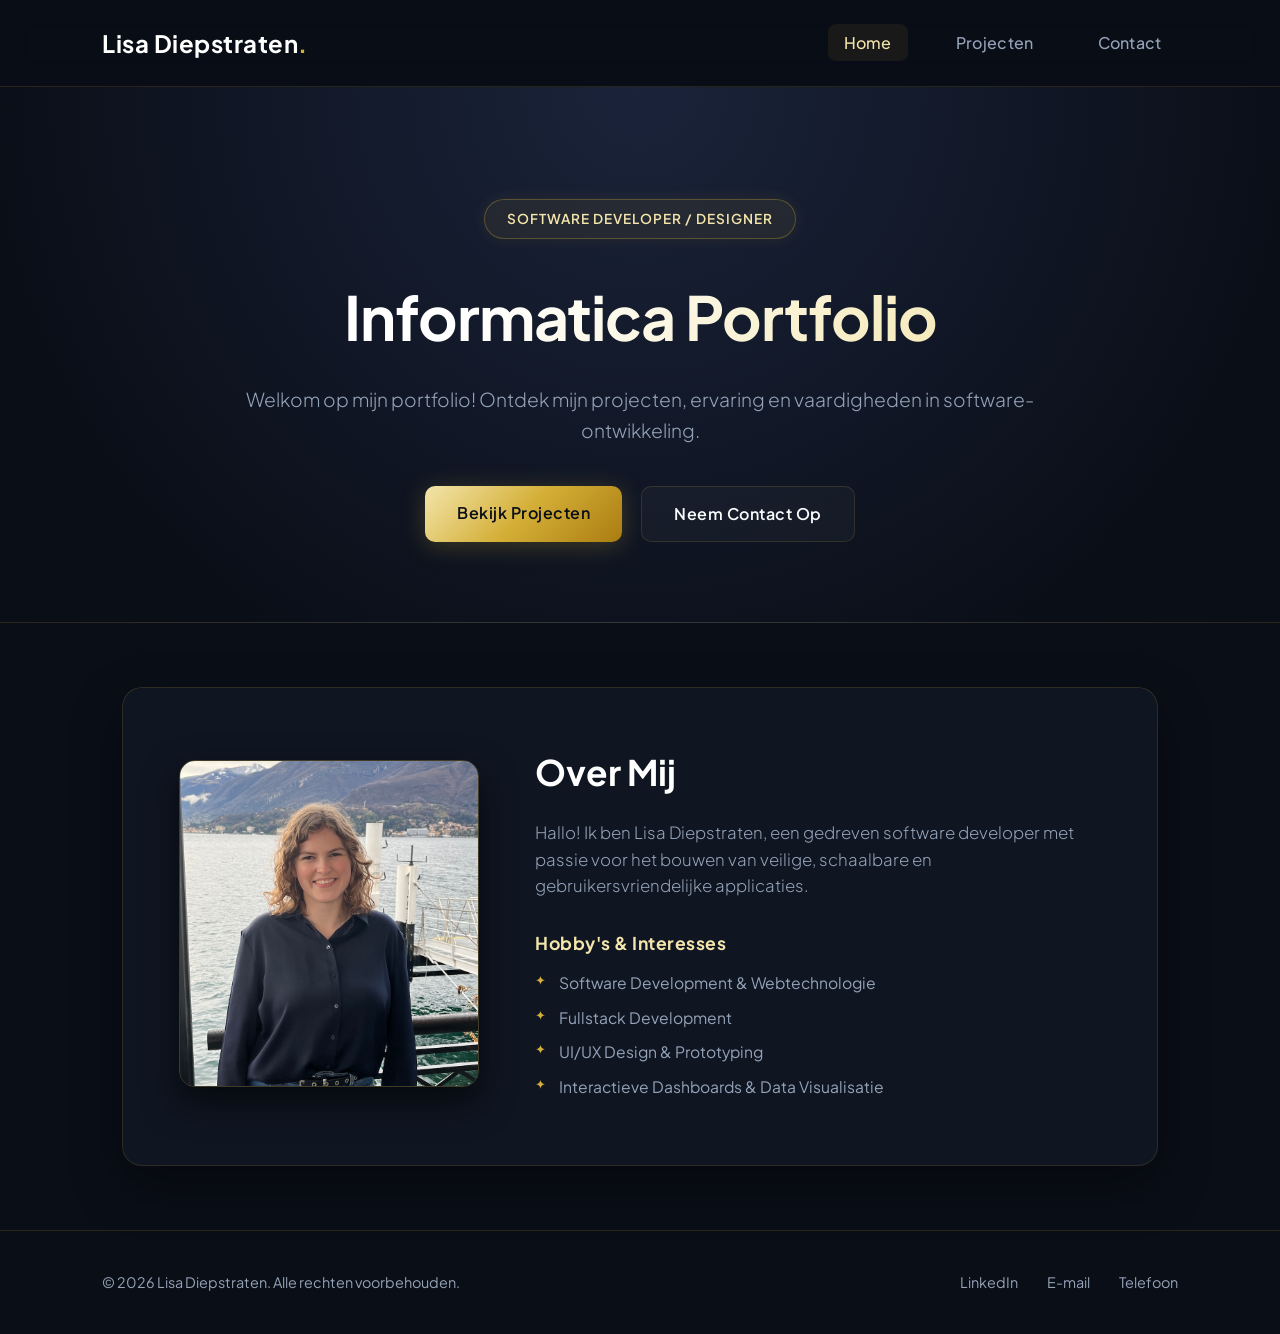
<file: index.html>
<!DOCTYPE html>
<html lang="nl">
<head>
    <meta charset="UTF-8">
    <meta name="viewport" content="width=device-width, initial-scale=1.0">
    <title>Portfolio Lisa Diepstraten</title>
    <link rel="preconnect" href="https://fonts.googleapis.com">
    <link rel="preconnect" href="https://fonts.gstatic.com" crossorigin>
    <link href="https://fonts.googleapis.com/css2?family=Plus+Jakarta+Sans:wght@300;400;600;700&display=swap" rel="stylesheet">
    <link rel="stylesheet" href="styles/homepage.css">
</head>
<body>
    <nav class="navbar">
        <div class="logo">
            <a href="index.html">Lisa Diepstraten<span>.</span></a>
        </div>
        <ul class="nav-links">
            <li><a href="index.html" class="active">Home</a></li>
            <li><a href="projecten.html">Projecten</a></li>
            <li><a href="contact.html">Contact</a></li>
        </ul>
    </nav>

    <header class="hero">
        <div class="hero-content">
            <span class="badge">Software Developer / Designer</span>
            <h1>Informatica Portfolio</h1>
            <p>Welkom op mijn portfolio! Ontdek mijn projecten, ervaring en vaardigheden in software-ontwikkeling.</p>
            <div class="hero-buttons">
                <a href="projecten.html" class="btn btn-primary">Bekijk Projecten</a>
                <a href="contact.html" class="btn btn-secondary">Neem Contact Op</a>
            </div>
        </div>
    </header>

    <main class="main-container">
        <section class="about-section">
            <div class="about-card">
                <div class="image-wrapper">
                    <img src="images/Profile image.png" alt="Lisa Diepstraten Profile Photo">
                </div>
                <div class="text-content">
                    <h2>Over Mij</h2>
                    <p>Hallo! Ik ben Lisa Diepstraten, een gedreven software developer met passie voor het bouwen van veilige, schaalbare en gebruikersvriendelijke applicaties.</p>
                    
                    <div class="info-grid">
                        <div class="info-item">
                            <h3>Hobby's & Interesses</h3>
                            <ul class="hobby-list">
                                <li>Software Development & Webtechnologie</li>
                                <li>Fullstack Development</li>
                                <li>UI/UX Design & Prototyping</li>
                                <li>Interactieve Dashboards & Data Visualisatie</li>
                            </ul>
                        </div>
                    </div>
                </div>
            </div>
        </section>
    </main>

    <footer class="footer">
        <div class="footer-content">
            <p>&copy; 2026 Lisa Diepstraten. Alle rechten voorbehouden.</p>
            <div class="footer-socials">
                <a href="https://www.linkedin.com/in/lisa-diepstraten-075a11353" target="_blank" rel="noopener noreferrer">LinkedIn</a>
                <a href="mailto:lisa.diepstraten@gmail.com">E-mail</a>
                <a href="tel:0629515038">Telefoon</a>
            </div>
        </div>
    </footer>
</body>
</html>
</file>
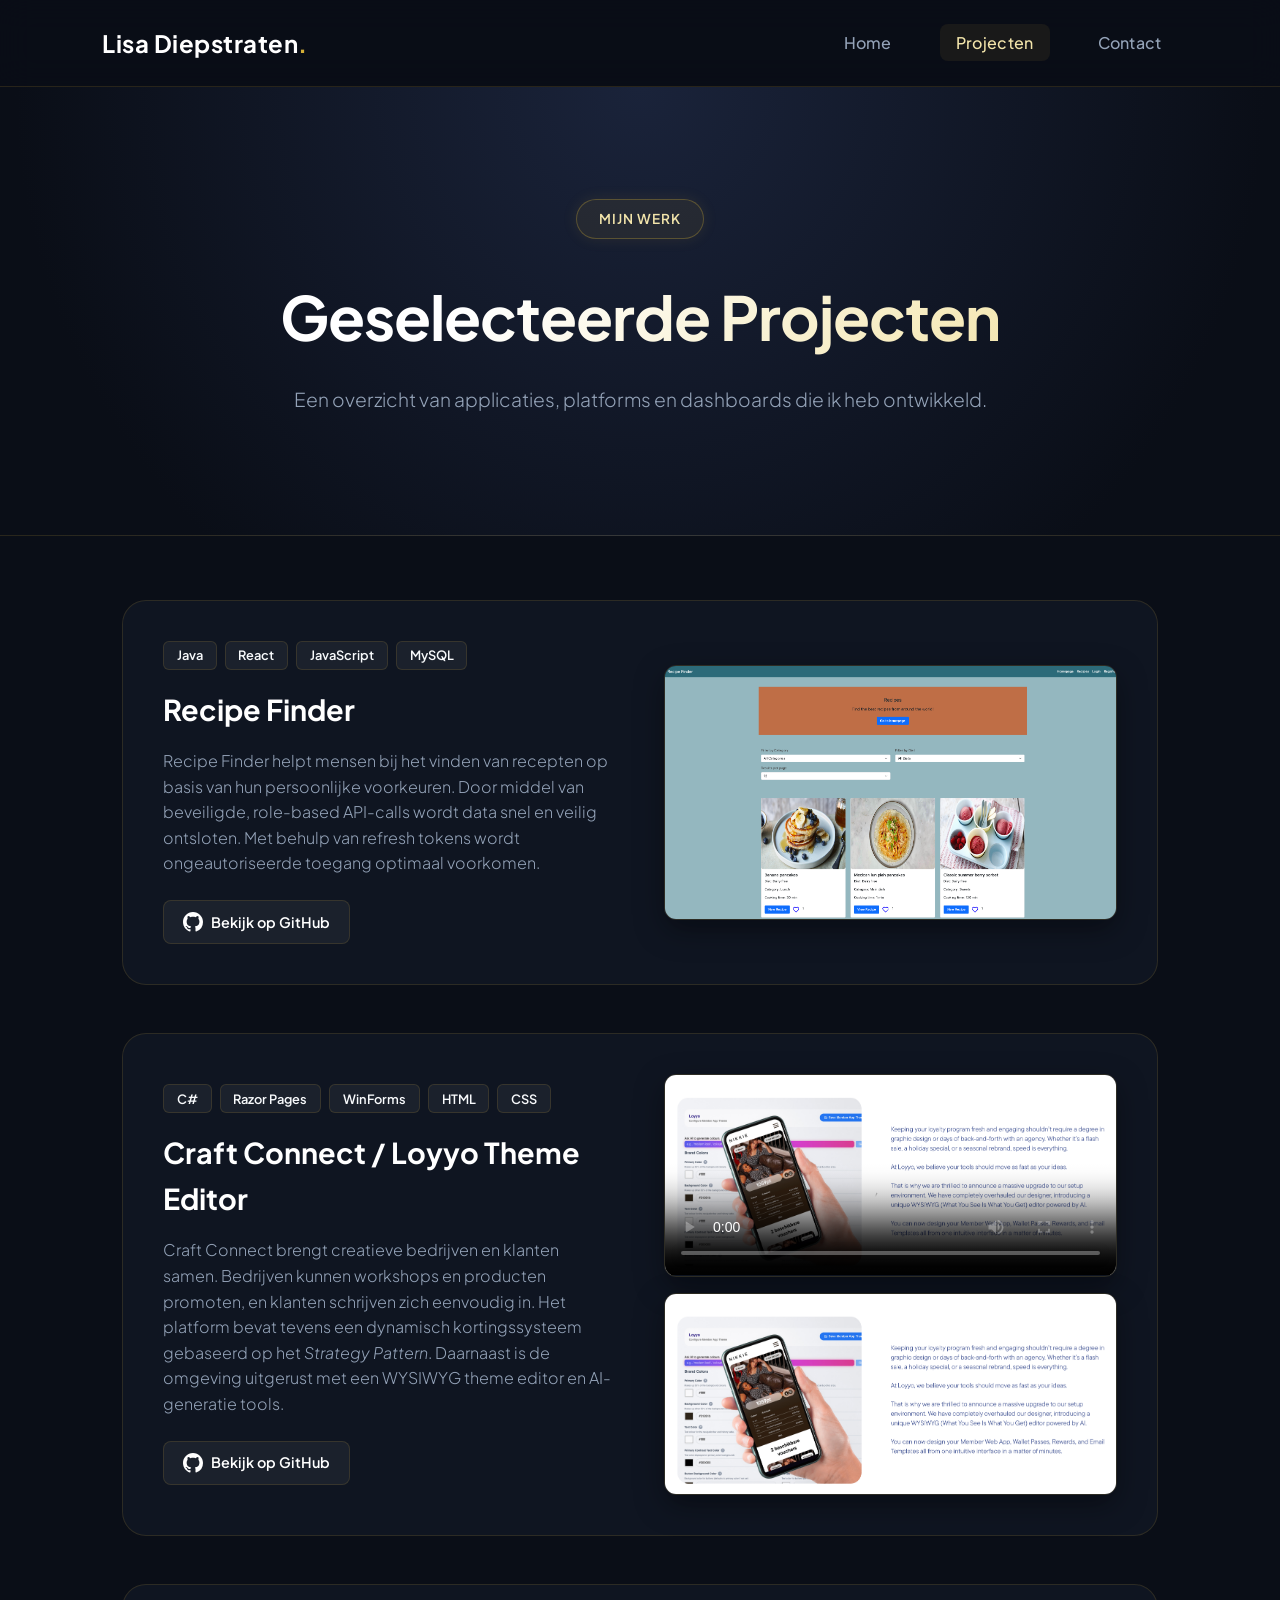
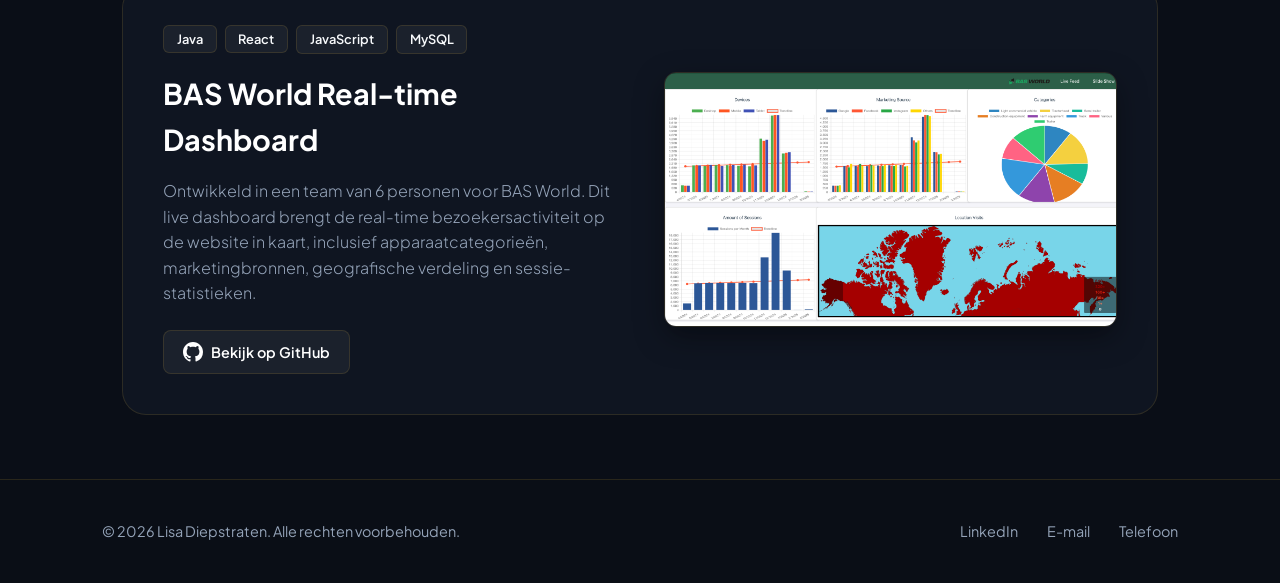
<file: projecten.html>
<!DOCTYPE html>
<html lang="nl">
<head>
    <meta charset="UTF-8">
    <meta name="viewport" content="width=device-width, initial-scale=1.0">
    <title>Projecten - Lisa Diepstraten</title>
    <link rel="preconnect" href="https://fonts.googleapis.com">
    <link rel="preconnect" href="https://fonts.gstatic.com" crossorigin>
    <link href="https://fonts.googleapis.com/css2?family=Plus+Jakarta+Sans:wght@300;400;600;700&display=swap" rel="stylesheet">
    <link rel="stylesheet" href="styles/projecten.css">
</head>
<body>
    <nav class="navbar">
        <div class="logo">
            <a href="index.html">Lisa Diepstraten<span>.</span></a>
        </div>
        <ul class="nav-links">
            <li><a href="index.html">Home</a></li>
            <li><a href="projecten.html" class="active">Projecten</a></li>
            <li><a href="contact.html">Contact</a></li>
        </ul>
    </nav>

    <header class="hero">
        <div class="hero-content">
            <span class="badge">Mijn Werk</span>
            <h1>Geselecteerde Projecten</h1>
            <p>Een overzicht van applicaties, platforms en dashboards die ik heb ontwikkeld.</p>
        </div>
    </header>

    <main class="projects-container">
        <!-- Project 1: Recipe Finder -->
        <article class="project-card">
            <div class="text-content">
                <div class="tags">
                    <span>Java</span>
                    <span>React</span>
                    <span>JavaScript</span>
                    <span>MySQL</span>
                </div>
                <h2>Recipe Finder</h2>
                <p>Recipe Finder helpt mensen bij het vinden van recepten op basis van hun persoonlijke voorkeuren. Door middel van beveiligde, role-based API-calls wordt data snel en veilig ontsloten. Met behulp van refresh tokens wordt ongeautoriseerde toegang optimaal voorkomen.</p>
                <div class="project-links">
                    <a href="https://github.com/LisaDiepstraten/RecipeFinder.git" target="_blank" class="github-btn" rel="noopener noreferrer">
                        <svg viewBox="0 0 24 24" width="20" height="20" fill="currentColor"><path d="M12 0C5.37 0 0 5.37 0 12c0 5.31 3.435 9.795 8.205 11.385.6.105.825-.255.825-.57 0-.285-.015-1.23-.015-2.235-3.015.555-3.795-.735-4.035-1.41-.135-.345-.72-1.41-1.23-1.695-.42-.225-1.02-.78-.015-.795.945-.015 1.62.87 1.845 1.23 1.08 1.815 2.805 1.305 3.495.99.105-.78.42-1.305.765-1.605-2.67-.3-5.46-1.335-5.46-5.925 0-1.305.465-2.385 1.23-3.225-.12-.3-.54-1.53.12-3.18 0 0 1.005-.315 3.3 1.23.96-.27 1.98-.405 3-.405s2.04.135 3 .405c2.295-1.56 3.3-1.23 3.3-1.23.66 1.65.24 2.88.12 3.18.765.84 1.23 1.905 1.23 3.225 0 4.605-2.805 5.625-5.475 5.925.435.375.81 1.095.81 2.22 0 1.605-.015 2.895-.015 3.3 0 .315.225.69.825.57A12.02 12.02 0 0024 12c0-6.63-5.37-12-12-12z"/></svg>
                        Bekijk op GitHub
                    </a>
                </div>
            </div>
            <div class="media-content">
                <img src="images/RecipeFinderImage.png" alt="Recipe Finder Interface">
            </div>
        </article>

        <!-- Project 2: Craft Connect / Loyyo -->
        <article class="project-card">
            <div class="text-content">
                <div class="tags">
                    <span>C#</span>
                    <span>Razor Pages</span>
                    <span>WinForms</span>
                    <span>HTML</span>
                    <span>CSS</span>
                </div>
                <h2>Craft Connect / Loyyo Theme Editor</h2>
                <p>Craft Connect brengt creatieve bedrijven en klanten samen. Bedrijven kunnen workshops en producten promoten, en klanten schrijven zich eenvoudig in. Het platform bevat tevens een dynamisch kortingssysteem gebaseerd op het <em>Strategy Pattern</em>. Daarnaast is de omgeving uitgerust met een WYSIWYG theme editor en AI-generatie tools.</p>
                <div class="project-links">
                    <a href="https://github.com/LisaDiepstraten/CraftConnect.git" target="_blank" class="github-btn" rel="noopener noreferrer">
                        <svg viewBox="0 0 24 24" width="20" height="20" fill="currentColor"><path d="M12 0C5.37 0 0 5.37 0 12c0 5.31 3.435 9.795 8.205 11.385.6.105.825-.255.825-.57 0-.285-.015-1.23-.015-2.235-3.015.555-3.795-.735-4.035-1.41-.135-.345-.72-1.41-1.23-1.695-.42-.225-1.02-.78-.015-.795.945-.015 1.62.87 1.845 1.23 1.08 1.815 2.805 1.305 3.495.99.105-.78.42-1.305.765-1.605-2.67-.3-5.46-1.335-5.46-5.925 0-1.305.465-2.385 1.23-3.225-.12-.3-.54-1.53.12-3.18 0 0 1.005-.315 3.3 1.23.96-.27 1.98-.405 3-.405s2.04.135 3 .405c2.295-1.56 3.3-1.23 3.3-1.23.66 1.65.24 2.88.12 3.18.765.84 1.23 1.905 1.23 3.225 0 4.605-2.805 5.625-5.475 5.925.435.375.81 1.095.81 2.22 0 1.605-.015 2.895-.015 3.3 0 .315.225.69.825.57A12.02 12.02 0 0024 12c0-6.63-5.37-12-12-12z"/></svg>
                        Bekijk op GitHub
                    </a>
                </div>
            </div>
            <div class="media-content media-gallery">
                <video controls poster="images/Screenshot 2026-09-29 at 13.28.08.png">
                    <source src="images/Screen Recording 2026-01-22 at 11.42.02.mov" type="video/quicktime">
                </video>
                <img src="images/Screenshot 2026-09-29 at 13.28.08.png" alt="Loyyo Theme Configurator Preview">
            </div>
        </article>

        <!-- Project 3: Dashboard -->
        <article class="project-card">
            <div class="text-content">
                <div class="tags">
                    <span>Java</span>
                    <span>React</span>
                    <span>JavaScript</span>
                    <span>MySQL</span>
                </div>
                <h2>BAS World Real-time Dashboard</h2>
                <p>Ontwikkeld in een team van 6 personen voor BAS World. Dit live dashboard brengt de real-time bezoekersactiviteit op de website in kaart, inclusief apparaatcategorieën, marketingbronnen, geografische verdeling en sessie-statistieken.</p>
                <div class="project-links">
                    <a href="https://github.com/LisaDiepstraten/InRealTimeDashboard.git" target="_blank" class="github-btn" rel="noopener noreferrer">
                        <svg viewBox="0 0 24 24" width="20" height="20" fill="currentColor"><path d="M12 0C5.37 0 0 5.37 0 12c0 5.31 3.435 9.795 8.205 11.385.6.105.825-.255.825-.57 0-.285-.015-1.23-.015-2.235-3.015.555-3.795-.735-4.035-1.41-.135-.345-.72-1.41-1.23-1.695-.42-.225-1.02-.78-.015-.795.945-.015 1.62.87 1.845 1.23 1.08 1.815 2.805 1.305 3.495.99.105-.78.42-1.305.765-1.605-2.67-.3-5.46-1.335-5.46-5.925 0-1.305.465-2.385 1.23-3.225-.12-.3-.54-1.53.12-3.18 0 0 1.005-.315 3.3 1.23.96-.27 1.98-.405 3-.405s2.04.135 3 .405c2.295-1.56 3.3-1.23 3.3-1.23.66 1.65.24 2.88.12 3.18.765.84 1.23 1.905 1.23 3.225 0 4.605-2.805 5.625-5.475 5.925.435.375.81 1.095.81 2.22 0 1.605-.015 2.895-.015 3.3 0 .315.225.69.825.57A12.02 12.02 0 0024 12c0-6.63-5.37-12-12-12z"/></svg>
                        Bekijk op GitHub
                    </a>
                </div>
            </div>
            <div class="media-content">
                <img src="images/Basworld dashboard.png" alt="Basworld Real Time Dashboard">
            </div>
        </article>
    </main>

    <footer class="footer">
        <div class="footer-content">
            <p>&copy; 2026 Lisa Diepstraten. Alle rechten voorbehouden.</p>
            <div class="footer-socials">
                <a href="https://www.linkedin.com/in/lisa-diepstraten-075a11353" target="_blank" rel="noopener noreferrer">LinkedIn</a>
                <a href="mailto:lisa.diepstraten@gmail.com">E-mail</a>
                <a href="tel:0629515038">Telefoon</a>
            </div>
        </div>
    </footer>
</body>
</html>
</file>
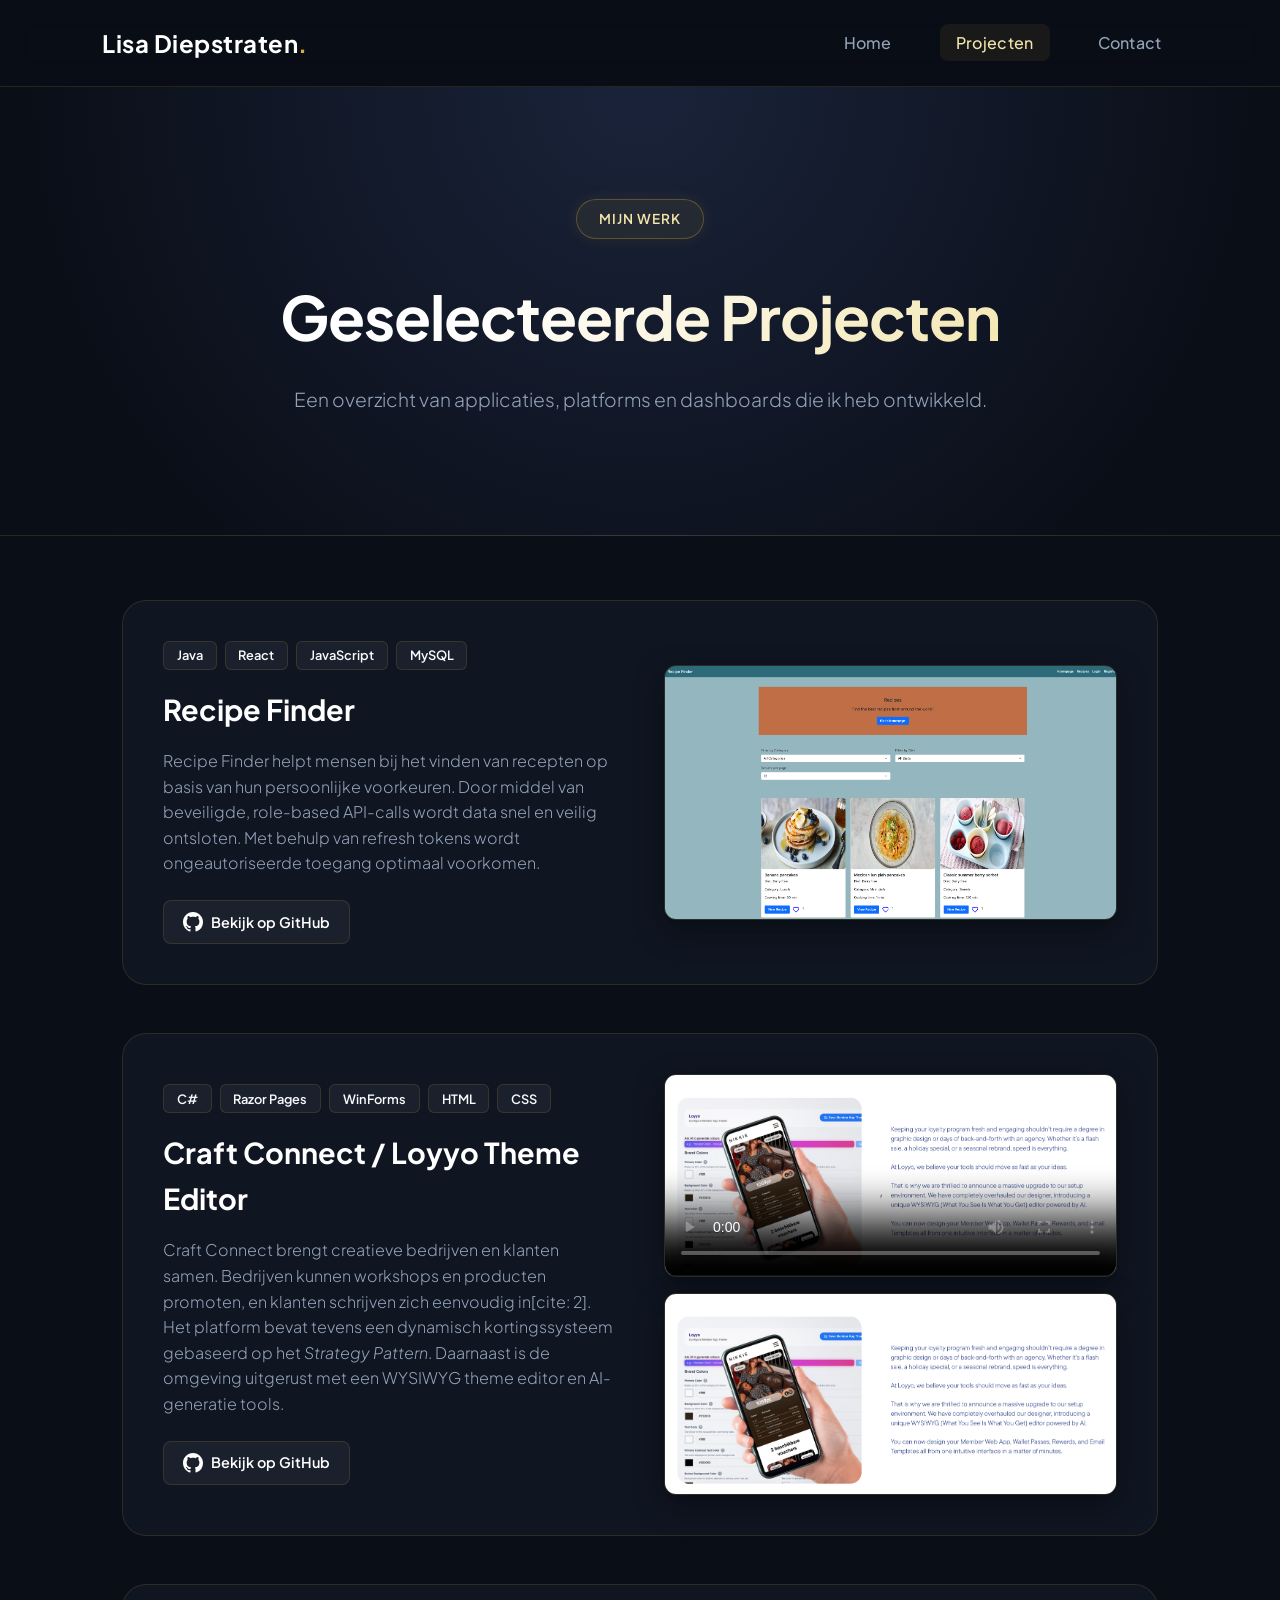
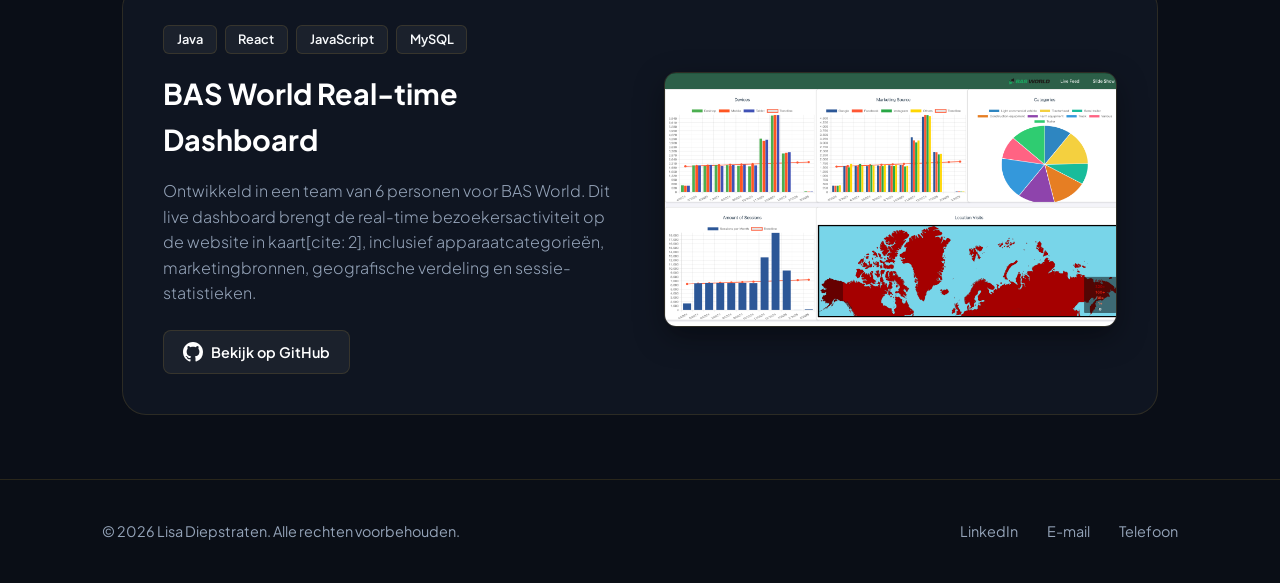
<file: portfolio website/projecten.html>
<!DOCTYPE html>
<html lang="nl">
<head>
    <meta charset="UTF-8">
    <meta name="viewport" content="width=device-width, initial-scale=1.0">
    <title>Projecten - Lisa Diepstraten</title>
    <link rel="preconnect" href="https://fonts.googleapis.com">
    <link rel="preconnect" href="https://fonts.gstatic.com" crossorigin>
    <link href="https://fonts.googleapis.com/css2?family=Plus+Jakarta+Sans:wght@300;400;600;700&display=swap" rel="stylesheet">
    <link rel="stylesheet" href="styles/projecten.css">
</head>
<body>
    <nav class="navbar">
        <div class="logo">
            <a href="index.html">Lisa Diepstraten<span>.</span></a>
        </div>
        <ul class="nav-links">
            <li><a href="index.html">Home</a></li>
            <li><a href="projecten.html" class="active">Projecten</a></li>
            <li><a href="contact.html">Contact</a></li>
        </ul>
    </nav>

    <header class="hero">
        <div class="hero-content">
            <span class="badge">Mijn Werk</span>
            <h1>Geselecteerde Projecten</h1>
            <p>Een overzicht van applicaties, platforms en dashboards die ik heb ontwikkeld.</p>
        </div>
    </header>

    <main class="projects-container">
        <!-- Project 1: Recipe Finder -->
        <article class="project-card">
            <div class="text-content">
                <div class="tags">
                    <span>Java</span>
                    <span>React</span>
                    <span>JavaScript</span>
                    <span>MySQL</span>
                </div>
                <h2>Recipe Finder</h2>
                <p>Recipe Finder helpt mensen bij het vinden van recepten op basis van hun persoonlijke voorkeuren. Door middel van beveiligde, role-based API-calls wordt data snel en veilig ontsloten. Met behulp van refresh tokens wordt ongeautoriseerde toegang optimaal voorkomen.</p>
                <div class="project-links">
                    <a href="https://github.com/LisaDiepstraten/RecipeFinder.git" target="_blank" class="github-btn" rel="noopener noreferrer">
                        <svg viewBox="0 0 24 24" width="20" height="20" fill="currentColor"><path d="M12 0C5.37 0 0 5.37 0 12c0 5.31 3.435 9.795 8.205 11.385.6.105.825-.255.825-.57 0-.285-.015-1.23-.015-2.235-3.015.555-3.795-.735-4.035-1.41-.135-.345-.72-1.41-1.23-1.695-.42-.225-1.02-.78-.015-.795.945-.015 1.62.87 1.845 1.23 1.08 1.815 2.805 1.305 3.495.99.105-.78.42-1.305.765-1.605-2.67-.3-5.46-1.335-5.46-5.925 0-1.305.465-2.385 1.23-3.225-.12-.3-.54-1.53.12-3.18 0 0 1.005-.315 3.3 1.23.96-.27 1.98-.405 3-.405s2.04.135 3 .405c2.295-1.56 3.3-1.23 3.3-1.23.66 1.65.24 2.88.12 3.18.765.84 1.23 1.905 1.23 3.225 0 4.605-2.805 5.625-5.475 5.925.435.375.81 1.095.81 2.22 0 1.605-.015 2.895-.015 3.3 0 .315.225.69.825.57A12.02 12.02 0 0024 12c0-6.63-5.37-12-12-12z"/></svg>
                        Bekijk op GitHub
                    </a>
                </div>
            </div>
            <div class="media-content">
                <img src="images/RecipeFinderImage.png" alt="Recipe Finder Interface">
            </div>
        </article>

        <!-- Project 2: Craft Connect / Loyyo -->
        <article class="project-card">
            <div class="text-content">
                <div class="tags">
                    <span>C#</span>
                    <span>Razor Pages</span>
                    <span>WinForms</span>
                    <span>HTML</span>
                    <span>CSS</span>
                </div>
                <h2>Craft Connect / Loyyo Theme Editor</h2>
                <p>Craft Connect brengt creatieve bedrijven en klanten samen. Bedrijven kunnen workshops en producten promoten, en klanten schrijven zich eenvoudig in[cite: 2]. Het platform bevat tevens een dynamisch kortingssysteem gebaseerd op het <em>Strategy Pattern</em>. Daarnaast is de omgeving uitgerust met een WYSIWYG theme editor en AI-generatie tools.</p>
                <div class="project-links">
                    <a href="https://github.com/LisaDiepstraten/CraftConnect.git" target="_blank" class="github-btn" rel="noopener noreferrer">
                        <svg viewBox="0 0 24 24" width="20" height="20" fill="currentColor"><path d="M12 0C5.37 0 0 5.37 0 12c0 5.31 3.435 9.795 8.205 11.385.6.105.825-.255.825-.57 0-.285-.015-1.23-.015-2.235-3.015.555-3.795-.735-4.035-1.41-.135-.345-.72-1.41-1.23-1.695-.42-.225-1.02-.78-.015-.795.945-.015 1.62.87 1.845 1.23 1.08 1.815 2.805 1.305 3.495.99.105-.78.42-1.305.765-1.605-2.67-.3-5.46-1.335-5.46-5.925 0-1.305.465-2.385 1.23-3.225-.12-.3-.54-1.53.12-3.18 0 0 1.005-.315 3.3 1.23.96-.27 1.98-.405 3-.405s2.04.135 3 .405c2.295-1.56 3.3-1.23 3.3-1.23.66 1.65.24 2.88.12 3.18.765.84 1.23 1.905 1.23 3.225 0 4.605-2.805 5.625-5.475 5.925.435.375.81 1.095.81 2.22 0 1.605-.015 2.895-.015 3.3 0 .315.225.69.825.57A12.02 12.02 0 0024 12c0-6.63-5.37-12-12-12z"/></svg>
                        Bekijk op GitHub
                    </a>
                </div>
            </div>
            <div class="media-content media-gallery">
                <video controls poster="images/Screenshot 2026-09-29 at 13.28.08.png">
                    <source src="images/Screen Recording 2026-01-22 at 11.42.02.mov" type="video/quicktime">
                </video>
                <img src="images/Screenshot 2026-09-29 at 13.28.08.png" alt="Loyyo Theme Configurator Preview">
            </div>
        </article>

        <!-- Project 3: Dashboard -->
        <article class="project-card">
            <div class="text-content">
                <div class="tags">
                    <span>Java</span>
                    <span>React</span>
                    <span>JavaScript</span>
                    <span>MySQL</span>
                </div>
                <h2>BAS World Real-time Dashboard</h2>
                <p>Ontwikkeld in een team van 6 personen voor BAS World. Dit live dashboard brengt de real-time bezoekersactiviteit op de website in kaart[cite: 2], inclusief apparaatcategorieën, marketingbronnen, geografische verdeling en sessie-statistieken.</p>
                <div class="project-links">
                    <a href="https://github.com/LisaDiepstraten/InRealTimeDashboard.git" target="_blank" class="github-btn" rel="noopener noreferrer">
                        <svg viewBox="0 0 24 24" width="20" height="20" fill="currentColor"><path d="M12 0C5.37 0 0 5.37 0 12c0 5.31 3.435 9.795 8.205 11.385.6.105.825-.255.825-.57 0-.285-.015-1.23-.015-2.235-3.015.555-3.795-.735-4.035-1.41-.135-.345-.72-1.41-1.23-1.695-.42-.225-1.02-.78-.015-.795.945-.015 1.62.87 1.845 1.23 1.08 1.815 2.805 1.305 3.495.99.105-.78.42-1.305.765-1.605-2.67-.3-5.46-1.335-5.46-5.925 0-1.305.465-2.385 1.23-3.225-.12-.3-.54-1.53.12-3.18 0 0 1.005-.315 3.3 1.23.96-.27 1.98-.405 3-.405s2.04.135 3 .405c2.295-1.56 3.3-1.23 3.3-1.23.66 1.65.24 2.88.12 3.18.765.84 1.23 1.905 1.23 3.225 0 4.605-2.805 5.625-5.475 5.925.435.375.81 1.095.81 2.22 0 1.605-.015 2.895-.015 3.3 0 .315.225.69.825.57A12.02 12.02 0 0024 12c0-6.63-5.37-12-12-12z"/></svg>
                        Bekijk op GitHub
                    </a>
                </div>
            </div>
            <div class="media-content">
                <img src="images/Basworld dashboard.png" alt="Basworld Real Time Dashboard">
            </div>
        </article>
    </main>

    <footer class="footer">
        <div class="footer-content">
            <p>&copy; 2026 Lisa Diepstraten. Alle rechten voorbehouden.</p>
            <div class="footer-socials">
                <a href="https://www.linkedin.com/in/lisa-diepstraten-075a11353" target="_blank" rel="noopener noreferrer">LinkedIn</a>
                <a href="mailto:lisa.diepstraten@gmail.com">E-mail</a>
                <a href="tel:0629515038">Telefoon</a>
            </div>
        </div>
    </footer>
</body>
</html>
</file>
<file: styles/homepage.css>
:root {
    /* Chic Luxe Kleurenpalet */
    --bg-dark: #0a0e17;               /* Diep nachtblauw / bijna zwart */
    --card-bg: rgba(18, 24, 38, 0.75); /* Fluweelachtig donkerblauw met glas-effect */
    
    /* Goud & Champagne Accenttinten */
    --accent-gold: #d4af37;           /* Stijlvol goud */
    --accent-champagne: #f3e5ab;      /* Zacht champagnegoud */
    --accent-bronze: #aa7c11;         /* Diep bronsgoud */
    
    /* Tekstkleuren */
    --text-primary: #f8fafc;          /* Helder ivoor/wit */
    --text-secondary: #94a3b8;        /* Mijd/zilverachtig grijs */
    --text-gold-light: #fef3c7;       /* Zacht warm goud voor highlights */

    /* Gradients & Randen */
    --gradient-hero: radial-gradient(circle at top, #1a233a 0%, #0a0e17 80%);
    --gradient-gold: linear-gradient(135deg, #f3e5ab 0%, #d4af37 50%, #aa7c11 100%);
    --gradient-card-border: linear-gradient(135deg, rgba(212, 175, 55, 0.3), rgba(255, 255, 255, 0.05));
    --border-color: rgba(212, 175, 55, 0.15); /* Subtiele gouden rand */
}

* {
    box-sizing: border-box;
    margin: 0;
    padding: 0;
}

body {
    font-family: 'Plus Jakarta Sans', sans-serif;
    background-color: var(--bg-dark);
    color: var(--text-primary);
    line-height: 1.6;
    min-height: 100vh;
    display: flex;
    flex-direction: column;
}

/* Navbar */
.navbar {
    display: flex;
    justify-content: space-between;
    align-items: center;
    padding: 1.5rem 8%;
    background: rgba(10, 14, 23, 0.85);
    backdrop-filter: blur(16px);
    position: sticky;
    top: 0;
    z-index: 1000;
    border-bottom: 1px solid var(--border-color);
}

.navbar .logo a {
    font-size: 1.5rem;
    font-weight: 700;
    color: #fff;
    text-decoration: none;
    letter-spacing: 0.5px;
}

.navbar .logo span {
    color: var(--accent-gold);
}

.nav-links {
    list-style: none;
    display: flex;
    gap: 2rem;
}

.nav-links a {
    color: var(--text-secondary);
    text-decoration: none;
    font-weight: 500;
    transition: all 0.3s ease;
    padding: 0.5rem 1rem;
    border-radius: 8px;
    letter-spacing: 0.3px;
}

.nav-links a:hover, .nav-links a.active {
    color: var(--accent-champagne);
    background: rgba(212, 175, 55, 0.08);
}

/* Hero Section */
.hero {
    background: var(--gradient-hero);
    padding: 7rem 8% 5rem;
    text-align: center;
    position: relative;
    border-bottom: 1px solid var(--border-color);
}

.hero-content {
    max-width: 800px;
    margin: 0 auto;
}

.badge {
    background: rgba(212, 175, 55, 0.08);
    color: var(--accent-champagne);
    padding: 0.5rem 1.4rem;
    border-radius: 50px;
    font-size: 0.85rem;
    font-weight: 600;
    letter-spacing: 1px;
    text-transform: uppercase;
    border: 1px solid rgba(212, 175, 55, 0.3);
    display: inline-block;
    margin-bottom: 1.8rem;
    box-shadow: 0 0 15px rgba(212, 175, 55, 0.1);
}

.hero h1 {
    font-size: 3.8rem;
    font-weight: 700;
    letter-spacing: -1px;
    margin-bottom: 1.2rem;
    background: linear-gradient(135deg, #ffffff 30%, var(--accent-champagne) 100%);
    background-clip: text;
    -webkit-background-clip: text;
    -webkit-text-fill-color: transparent;
}

.hero p {
    font-size: 1.2rem;
    color: var(--text-secondary);
    margin-bottom: 2.5rem;
    font-weight: 300;
}

.hero-buttons {
    display: flex;
    gap: 1.2rem;
    justify-content: center;
}

.btn {
    padding: 0.9rem 2rem;
    border-radius: 10px;
    font-weight: 600;
    text-decoration: none;
    transition: all 0.3s ease;
    letter-spacing: 0.5px;
}

.btn-primary {
    background: var(--gradient-gold);
    color: #0a0e17;
    box-shadow: 0 4px 25px rgba(212, 175, 55, 0.25);
}

.btn-primary:hover {
    transform: translateY(-2px);
    box-shadow: 0 6px 30px rgba(212, 175, 55, 0.4);
}

.btn-secondary {
    background: rgba(255, 255, 255, 0.03);
    color: var(--text-primary);
    border: 1px solid var(--border-color);
}

.btn-secondary:hover {
    background: rgba(212, 175, 55, 0.08);
    border-color: rgba(212, 175, 55, 0.4);
}

/* About Section */
.main-container {
    max-width: 1100px;
    margin: 4rem auto;
    padding: 0 2rem;
    flex: 1;
}

.about-card {
    background: var(--card-bg);
    border: 1px solid var(--border-color);
    border-radius: 20px;
    padding: 3.5rem;
    display: flex;
    gap: 3.5rem;
    align-items: center;
    backdrop-filter: blur(12px);
    box-shadow: 0 20px 50px rgba(0, 0, 0, 0.4);
}

.image-wrapper {
    flex: 1;
    max-width: 300px;
    position: relative;
}

.image-wrapper img {
    width: 100%;
    border-radius: 16px;
    object-fit: cover;
    box-shadow: 0 15px 35px rgba(0, 0, 0, 0.6);
    border: 1px solid rgba(212, 175, 55, 0.25);
}

.text-content {
    flex: 1.5;
}

.text-content h2 {
    font-size: 2.2rem;
    margin-bottom: 1.2rem;
    color: #fff;
    font-weight: 700;
}

.text-content p {
    color: var(--text-secondary);
    font-size: 1.05rem;
    margin-bottom: 1.8rem;
    font-weight: 300;
}

.info-item h3 {
    font-size: 1.1rem;
    color: var(--accent-champagne);
    margin-bottom: 0.8rem;
    letter-spacing: 0.5px;
}

.hobby-list {
    list-style: none;
}

.hobby-list li {
    position: relative;
    padding-left: 1.5rem;
    color: var(--text-secondary);
    margin-bottom: 0.6rem;
    font-size: 0.98rem;
}

.hobby-list li::before {
    content: "✦";
    position: absolute;
    left: 0;
    color: var(--accent-gold);
    font-size: 0.8rem;
}

/* Footer */
.footer {
    background: rgba(10, 14, 23, 0.95);
    border-top: 1px solid var(--border-color);
    padding: 2.5rem 8%;
    margin-top: auto;
}

.footer-content {
    display: flex;
    justify-content: space-between;
    align-items: center;
    max-width: 1100px;
    margin: 0 auto;
    color: var(--text-secondary);
    font-size: 0.9rem;
}

.footer-socials {
    display: flex;
    gap: 1.8rem;
}

.footer-socials a {
    color: var(--text-secondary);
    text-decoration: none;
    transition: color 0.3s;
}

.footer-socials a:hover {
    color: var(--accent-champagne);
}

/* Responsive Navigatiebalk & Layout */
@media (max-width: 768px) {
    .navbar {
        flex-direction: column;
        gap: 1rem;
        padding: 1.2rem 5%;
        text-align: center;
    }

    .nav-links {
        width: 100%;
        justify-content: center;
        gap: 0.8rem;
    }

    .nav-links a {
        padding: 0.4rem 0.8rem;
        font-size: 0.95rem;
    }

    .hero h1 { 
        font-size: 2.4rem; 
    }

    .about-card {
        flex-direction: column;
        padding: 2rem;
        text-align: center;
    }

    .footer-content { 
        flex-direction: column; 
        gap: 1rem; 
    }
}
</file>
<file: styles/projecten.css>
@import url('homepage.css');

.projects-container {
    max-width: 1100px;
    margin: 4rem auto;
    padding: 0 2rem;
    display: flex;
    flex-direction: column;
    gap: 3rem;
}

.project-card {
    background: var(--card-bg);
    border: 1px solid var(--border-color);
    border-radius: 24px;
    padding: 2.5rem;
    display: flex;
    gap: 3rem;
    align-items: center;
    backdrop-filter: blur(10px);
    transition: transform 0.3s ease, border-color 0.3s ease;
}

.project-card:hover {
    transform: translateY(-4px);
    border-color: rgba(56, 189, 248, 0.3);
}

.project-card .text-content {
    flex: 1;
}

.tags {
    display: flex;
    gap: 0.5rem;
    flex-wrap: wrap;
    margin-bottom: 1rem;
}

.tags span {
    background: rgba(255, 255, 255, 0.05);
    border: 1px solid var(--border-color);
    color: var(--accent-blue);
    padding: 0.2rem 0.8rem;
    border-radius: 6px;
    font-size: 0.8rem;
    font-weight: 600;
}

.project-card h2 {
    font-size: 1.8rem;
    color: #fff;
    margin-bottom: 1rem;
}

.project-card p {
    color: var(--text-secondary);
    font-size: 1rem;
    margin-bottom: 1.5rem;
}

.project-links {
    display: flex;
    gap: 1rem;
    align-items: center;
}

.github-btn, .live-demo-btn {
    display: inline-flex;
    align-items: center;
    gap: 0.5rem;
    padding: 0.6rem 1.2rem;
    border-radius: 8px;
    text-decoration: none;
    font-weight: 600;
    font-size: 0.9rem;
    transition: all 0.3s ease;
}

.github-btn {
    background: rgba(255, 255, 255, 0.05);
    color: #fff;
    border: 1px solid var(--border-color);
}

.github-btn:hover {
    background: rgba(255, 255, 255, 0.15);
}

.live-demo-btn {
    background: var(--gradient-accent);
    color: #0f172a;
}

.live-demo-btn:hover {
    opacity: 0.9;
}

.media-content {
    flex: 1;
    display: flex;
    flex-direction: column;
    gap: 1rem;
}

.media-content img, .media-content video {
    width: 100%;
    border-radius: 12px;
    border: 1px solid var(--border-color);
    box-shadow: 0 10px 30px rgba(0, 0, 0, 0.4);
    object-fit: cover;
}

.video-container video {
    max-height: 250px;
}

@media (max-width: 900px) {
    .project-card {
        flex-direction: column;
    }
    .media-content {
        width: 100%;
    }
}
</file>
<file: portfolio website/styles/projecten.css>
@import url('homepage.css');

.projects-container {
    max-width: 1100px;
    margin: 4rem auto;
    padding: 0 2rem;
    display: flex;
    flex-direction: column;
    gap: 3rem;
}

.project-card {
    background: var(--card-bg);
    border: 1px solid var(--border-color);
    border-radius: 24px;
    padding: 2.5rem;
    display: flex;
    gap: 3rem;
    align-items: center;
    backdrop-filter: blur(10px);
    transition: transform 0.3s ease, border-color 0.3s ease;
}

.project-card:hover {
    transform: translateY(-4px);
    border-color: rgba(56, 189, 248, 0.3);
}

.project-card .text-content {
    flex: 1;
}

.tags {
    display: flex;
    gap: 0.5rem;
    flex-wrap: wrap;
    margin-bottom: 1rem;
}

.tags span {
    background: rgba(255, 255, 255, 0.05);
    border: 1px solid var(--border-color);
    color: var(--accent-blue);
    padding: 0.2rem 0.8rem;
    border-radius: 6px;
    font-size: 0.8rem;
    font-weight: 600;
}

.project-card h2 {
    font-size: 1.8rem;
    color: #fff;
    margin-bottom: 1rem;
}

.project-card p {
    color: var(--text-secondary);
    font-size: 1rem;
    margin-bottom: 1.5rem;
}

.project-links {
    display: flex;
    gap: 1rem;
    align-items: center;
}

.github-btn, .live-demo-btn {
    display: inline-flex;
    align-items: center;
    gap: 0.5rem;
    padding: 0.6rem 1.2rem;
    border-radius: 8px;
    text-decoration: none;
    font-weight: 600;
    font-size: 0.9rem;
    transition: all 0.3s ease;
}

.github-btn {
    background: rgba(255, 255, 255, 0.05);
    color: #fff;
    border: 1px solid var(--border-color);
}

.github-btn:hover {
    background: rgba(255, 255, 255, 0.15);
}

.live-demo-btn {
    background: var(--gradient-accent);
    color: #0f172a;
}

.live-demo-btn:hover {
    opacity: 0.9;
}

.media-content {
    flex: 1;
    display: flex;
    flex-direction: column;
    gap: 1rem;
}

.media-content img, .media-content video {
    width: 100%;
    border-radius: 12px;
    border: 1px solid var(--border-color);
    box-shadow: 0 10px 30px rgba(0, 0, 0, 0.4);
    object-fit: cover;
}

.video-container video {
    max-height: 250px;
}

@media (max-width: 900px) {
    .project-card {
        flex-direction: column;
    }
    .media-content {
        width: 100%;
    }
}
</file>
